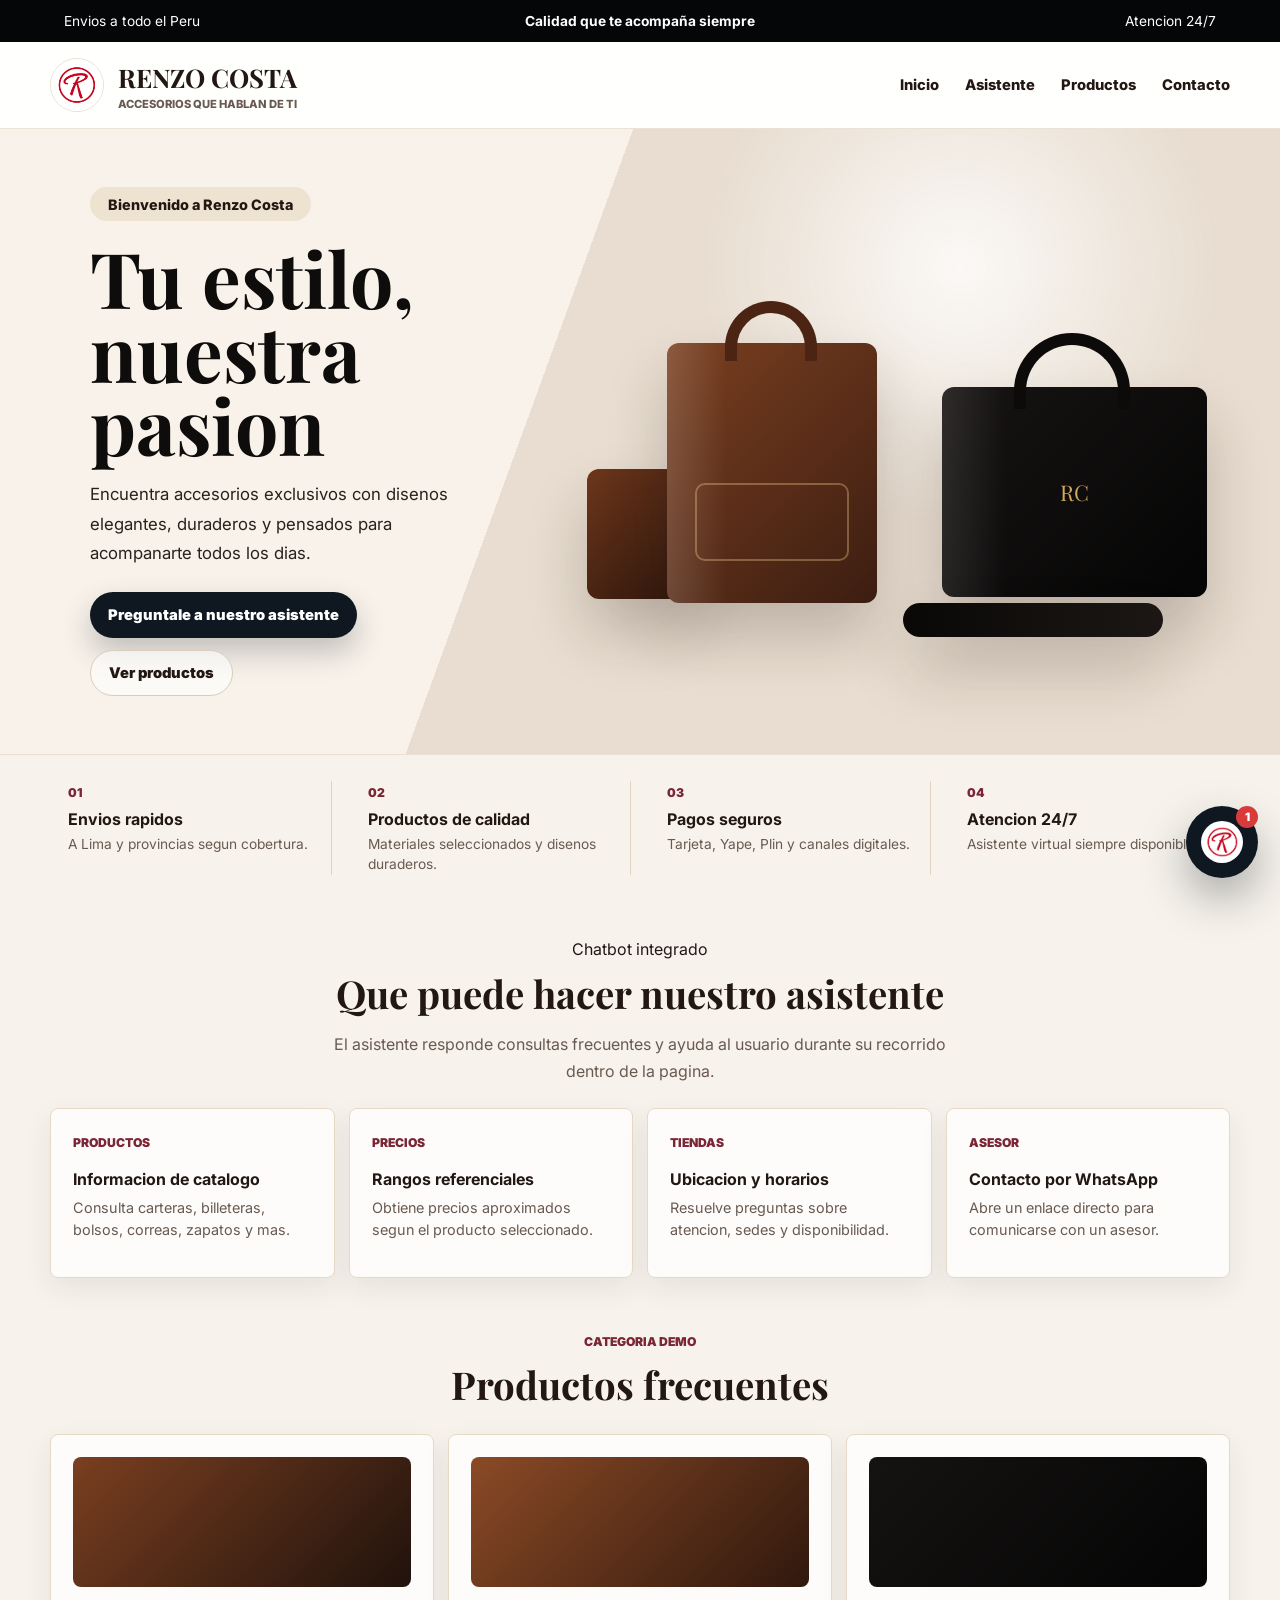
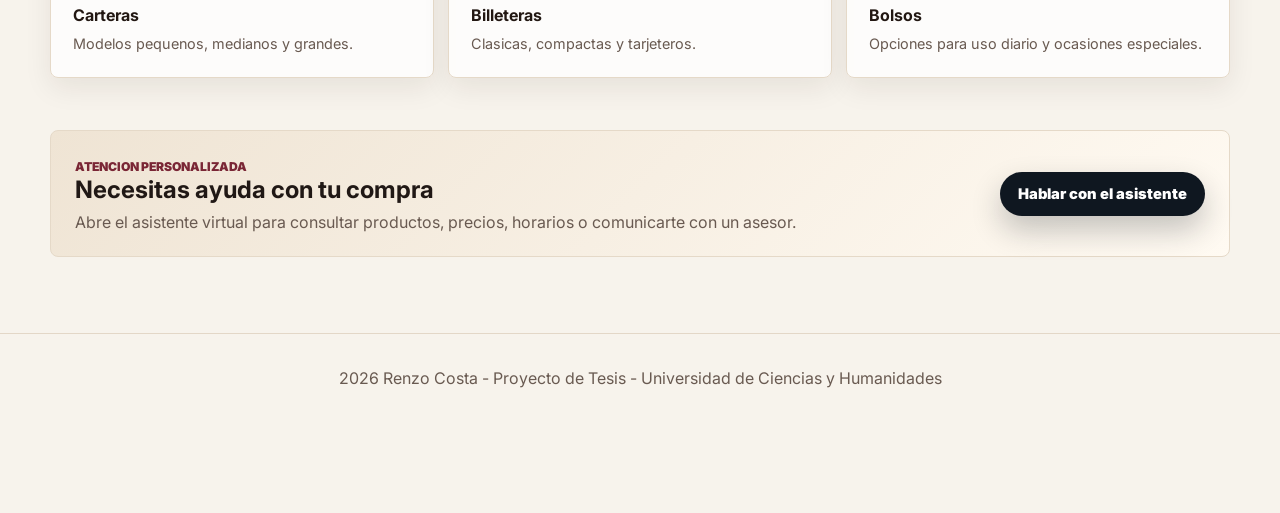
<file: Frontend/index.html>
<!DOCTYPE html>
<html lang="es">
<head>
  <meta charset="UTF-8">
  <meta name="viewport" content="width=device-width, initial-scale=1.0">
  <title>Renzo Costa - Asistente Virtual</title>
  <meta name="description" content="Demostracion del chatbot de atencion al cliente para Renzo Costa.">
  <link rel="icon" type="image/jpeg" href="logo1.jpg">
  <link rel="stylesheet" href="styles.css?v=3">
</head>
<body class="store-page">
  <div class="top-strip">
    <span>Envios a todo el Peru</span>
    <strong>Calidad que te acompaña siempre</strong>
    <span>Atencion 24/7</span>
  </div>

  <header class="store-header">
    <div class="store-header-inner">
      <a class="store-brand" href="#inicio" aria-label="Ir al inicio">
        <img src="logo1.jpg" alt="Logo Renzo Costa">
        <div>
          <strong>RENZO COSTA</strong>
          <span>Accesorios que hablan de ti</span>
        </div>
      </a>

      <nav class="store-nav" aria-label="Navegacion principal">
        <a href="#inicio">Inicio</a>
        <a href="#asistente">Asistente</a>
        <a href="#productos">Productos</a>
        <a href="#contacto">Contacto</a>
      </nav>
    </div>
  </header>

  <main>
    <section class="store-hero" id="inicio">
      <div class="store-hero-content">
        <span class="hero-pill">Bienvenido a Renzo Costa</span>
        <h1>Tu estilo, nuestra pasion</h1>
        <p>
          Encuentra accesorios exclusivos con disenos elegantes, duraderos y
          pensados para acompanarte todos los dias.
        </p>
        <div class="hero-actions">
          <button class="primary-action" type="button" data-open-chat onclick="abrirChat()">
            Preguntale a nuestro asistente
          </button>
          <a class="secondary-action" href="#productos">Ver productos</a>
        </div>
      </div>

      <div class="product-showcase" aria-label="Productos destacados">
        <div class="showcase-item wallet"></div>
        <div class="showcase-item backpack"></div>
        <div class="showcase-item bag"></div>
        <div class="showcase-item belt"></div>
      </div>
    </section>

    <section class="benefits-bar" aria-label="Beneficios">
      <article>
        <span>01</span>
        <strong>Envios rapidos</strong>
        <p>A Lima y provincias segun cobertura.</p>
      </article>
      <article>
        <span>02</span>
        <strong>Productos de calidad</strong>
        <p>Materiales seleccionados y disenos duraderos.</p>
      </article>
      <article>
        <span>03</span>
        <strong>Pagos seguros</strong>
        <p>Tarjeta, Yape, Plin y canales digitales.</p>
      </article>
      <article>
        <span>04</span>
        <strong>Atencion 24/7</strong>
        <p>Asistente virtual siempre disponible.</p>
      </article>
    </section>

    <section class="assistant-section" id="asistente">
      <div class="section-heading">
        <span>Chatbot integrado</span>
        <h2>Que puede hacer nuestro asistente</h2>
        <p>
          El asistente responde consultas frecuentes y ayuda al usuario durante
          su recorrido dentro de la pagina.
        </p>
      </div>

      <div class="assistant-capabilities">
        <article>
          <span>Productos</span>
          <strong>Informacion de catalogo</strong>
          <p>Consulta carteras, billeteras, bolsos, correas, zapatos y mas.</p>
        </article>
        <article>
          <span>Precios</span>
          <strong>Rangos referenciales</strong>
          <p>Obtiene precios aproximados segun el producto seleccionado.</p>
        </article>
        <article>
          <span>Tiendas</span>
          <strong>Ubicacion y horarios</strong>
          <p>Resuelve preguntas sobre atencion, sedes y disponibilidad.</p>
        </article>
        <article>
          <span>Asesor</span>
          <strong>Contacto por WhatsApp</strong>
          <p>Abre un enlace directo para comunicarse con un asesor.</p>
        </article>
      </div>
    </section>

    <section class="product-section" id="productos">
      <div class="section-heading">
        <span>Categoria demo</span>
        <h2>Productos frecuentes</h2>
      </div>

      <div class="product-grid">
        <article>
          <div class="product-thumb cartera"></div>
          <strong>Carteras</strong>
          <p>Modelos pequenos, medianos y grandes.</p>
        </article>
        <article>
          <div class="product-thumb billetera"></div>
          <strong>Billeteras</strong>
          <p>Clasicas, compactas y tarjeteros.</p>
        </article>
        <article>
          <div class="product-thumb bolso"></div>
          <strong>Bolsos</strong>
          <p>Opciones para uso diario y ocasiones especiales.</p>
        </article>
      </div>
    </section>

    <section class="contact-callout" id="contacto">
      <div>
        <span>Atencion personalizada</span>
        <h2>Necesitas ayuda con tu compra</h2>
        <p>Abre el asistente virtual para consultar productos, precios, horarios o comunicarte con un asesor.</p>
      </div>
      <button class="primary-action" type="button" data-open-chat onclick="abrirChat()">Hablar con el asistente</button>
    </section>
  </main>

  <footer class="store-footer">
    <p>2026 Renzo Costa - Proyecto de Tesis - Universidad de Ciencias y Humanidades</p>
  </footer>

  <aside class="chat-widget" id="chatWidget" aria-label="Chat de atencion al cliente">
    <section class="chat-panel" id="chatPanel">
      <div class="chat-header">
        <div class="chat-avatar">
          <img src="logo1.jpg" alt="Logo Renzo Costa">
        </div>
        <div class="chat-header-info">
          <strong>Asistente Virtual</strong>
          <span>Renzo Costa</span>
        </div>
        <button class="chat-window-btn" type="button" id="btnMinimizarChat" aria-label="Minimizar chat">-</button>
        <button class="chat-window-btn" type="button" id="btnCerrarChat" aria-label="Cerrar chat">x</button>
      </div>

      <div class="chat-mensajes" id="chatMensajes" role="log" aria-live="polite"></div>

      <div class="quick-replies" aria-label="Consultas rapidas">
        <button type="button" data-chip="Que productos tienen?">Productos</button>
        <button type="button" data-chip="Cuales son los precios?">Precios</button>
        <button type="button" data-chip="Donde estan ubicados?">Ubicacion</button>
        <button type="button" data-chip="Cual es el horario de atencion?">Horarios</button>
        <button type="button" data-chip="Necesito comunicarme con un asesor">Asesor</button>
      </div>

      <div class="indicador-escribiendo" id="indicadorEscribiendo" aria-label="El bot esta escribiendo">
        <div class="mensaje-avatar">
          <img src="logo1.jpg" alt="">
        </div>
        <div class="puntos-escribiendo">
          <span></span>
          <span></span>
          <span></span>
        </div>
      </div>

      <div class="chat-input-area">
        <input
          type="text"
          id="inputMensaje"
          placeholder="Escribe tu consulta aqui..."
          maxlength="500"
          autocomplete="off"
          aria-label="Escribe un mensaje"
        />
        <button id="btnEnviar" title="Enviar mensaje" aria-label="Enviar mensaje">
          <svg viewBox="0 0 24 24" xmlns="http://www.w3.org/2000/svg" aria-hidden="true">
            <path d="M2.01 21L23 12 2.01 3 2 10l15 2-15 2z"/>
          </svg>
        </button>
      </div>
    </section>

    <button class="chat-launcher" id="btnAbrirChat" type="button" aria-label="Abrir asistente virtual" data-open-chat onclick="abrirChat()">
      <img src="logo1.jpg" alt="">
      <span class="launcher-dot">1</span>
    </button>
  </aside>

  <script src="script.js?v=3"></script>
</body>
</html>
</file>
<file: Frontend/styles.css>
@import url('https://fonts.googleapis.com/css2?family=Inter:wght@400;500;600;700&family=Playfair+Display:wght@600;700&display=swap');

:root {
  --color-fondo: #f6f2ea;
  --color-superficie: #fffaf2;
  --color-panel: #ffffff;
  --color-acento: #221712;
  --color-acento-hover: #3a261d;
  --color-vino: #7a2635;
  --color-oliva: #587057;
  --color-dorado: #b88a2c;
  --color-borde: #e4d8c7;
  --color-texto: #201815;
  --color-texto-suave: #695a51;
  --color-muted: #9a8d83;
  --sombra-suave: 0 10px 28px rgba(34, 23, 18, 0.08);
  --sombra-media: 0 18px 55px rgba(34, 23, 18, 0.16);
  --fuente-display: 'Playfair Display', Georgia, serif;
  --fuente-texto: 'Inter', system-ui, sans-serif;
  --radio: 8px;
}

*,
*::before,
*::after {
  box-sizing: border-box;
  margin: 0;
  padding: 0;
}

body {
  min-height: 100vh;
  background:
    linear-gradient(135deg, rgba(122, 38, 53, 0.08), transparent 32%),
    linear-gradient(315deg, rgba(88, 112, 87, 0.10), transparent 36%),
    var(--color-fondo);
  color: var(--color-texto);
  font-family: var(--fuente-texto);
}

button,
input {
  font: inherit;
}

.header {
  position: sticky;
  top: 0;
  z-index: 10;
  background: rgba(34, 23, 18, 0.96);
  color: white;
  box-shadow: 0 1px 0 rgba(255, 255, 255, 0.08);
  backdrop-filter: blur(14px);
}

.header-inner {
  width: min(1160px, calc(100% - 32px));
  margin: 0 auto;
  padding: 14px 0;
  display: flex;
  align-items: center;
  justify-content: space-between;
  gap: 18px;
}

.header-logo {
  display: flex;
  align-items: center;
  gap: 12px;
  min-width: 0;
}

.header-logo-icon {
  width: 48px;
  height: 48px;
  display: grid;
  place-items: center;
  background: #fff;
  border-radius: 50%;
  overflow: hidden;
}

.header-logo-icon img {
  width: 100%;
  height: 100%;
  object-fit: contain;
}

.header-brand h1 {
  font-family: var(--fuente-display);
  font-size: clamp(1.25rem, 2vw, 1.7rem);
  line-height: 1;
  color: #fff8ea;
}

.header-brand p {
  margin-top: 4px;
  color: #d9bc78;
  font-size: 0.72rem;
  font-weight: 600;
  text-transform: uppercase;
}

.header-badge {
  border: 1px solid rgba(217, 188, 120, 0.4);
  border-radius: 999px;
  padding: 7px 12px;
  color: #f1d894;
  font-size: 0.76rem;
  font-weight: 700;
  white-space: nowrap;
}

.hero {
  width: min(1160px, calc(100% - 32px));
  margin: 34px auto 0;
  display: grid;
  grid-template-columns: minmax(0, 1fr) minmax(360px, 430px);
  gap: 34px;
  align-items: start;
}

.info-panel {
  padding: 18px 0 0;
}

.info-eyebrow {
  display: inline-flex;
  align-items: center;
  gap: 10px;
  color: var(--color-vino);
  font-size: 0.74rem;
  font-weight: 800;
  text-transform: uppercase;
}

.info-eyebrow::before {
  content: "";
  width: 28px;
  height: 2px;
  background: var(--color-vino);
}

.info-titulo {
  margin-top: 14px;
  max-width: 620px;
  color: var(--color-acento);
  font-family: var(--fuente-display);
  font-size: clamp(2.1rem, 4.6vw, 4.25rem);
  line-height: 1.03;
}

.info-titulo span {
  color: var(--color-vino);
}

.info-descripcion {
  max-width: 590px;
  margin-top: 18px;
  color: var(--color-texto-suave);
  font-size: 1rem;
  line-height: 1.75;
}

.features-grid {
  margin-top: 28px;
  display: grid;
  grid-template-columns: repeat(2, minmax(0, 1fr));
  gap: 12px;
}

.feature-card {
  min-height: 88px;
  padding: 15px;
  display: flex;
  gap: 12px;
  align-items: flex-start;
  background: rgba(255, 255, 255, 0.74);
  border: 1px solid var(--color-borde);
  border-radius: var(--radio);
  box-shadow: var(--sombra-suave);
}

.feature-icon {
  width: 34px;
  height: 34px;
  display: grid;
  place-items: center;
  border-radius: 50%;
  background: #f4ead8;
  color: var(--color-vino);
  font-size: 1rem;
  flex: none;
}

.feature-text strong {
  display: block;
  color: var(--color-acento);
  font-size: 0.86rem;
}

.feature-text span {
  display: block;
  margin-top: 4px;
  color: var(--color-texto-suave);
  font-size: 0.78rem;
  line-height: 1.45;
}

.topicos-label {
  margin-top: 30px;
  color: var(--color-texto-suave);
  font-size: 0.76rem;
  font-weight: 800;
  text-transform: uppercase;
}

.topicos-chips {
  margin-top: 10px;
  display: flex;
  flex-wrap: wrap;
  gap: 9px;
}

.chip {
  min-height: 34px;
  padding: 7px 12px;
  border: 1px solid var(--color-borde);
  border-radius: 999px;
  background: #fff;
  color: var(--color-acento);
  cursor: pointer;
  font-size: 0.82rem;
  font-weight: 700;
  transition: transform 0.16s ease, border-color 0.16s ease, background 0.16s ease, color 0.16s ease;
}

.chip:hover {
  border-color: var(--color-vino);
  background: var(--color-vino);
  color: #fff;
  transform: translateY(-1px);
}

.chat-panel {
  position: sticky;
  top: 88px;
  height: min(640px, calc(100vh - 118px));
  min-height: 520px;
  display: flex;
  flex-direction: column;
  overflow: hidden;
  background: var(--color-superficie);
  border: 1px solid var(--color-borde);
  border-radius: var(--radio);
  box-shadow: var(--sombra-media);
}

.chat-header {
  padding: 16px;
  display: flex;
  align-items: center;
  gap: 12px;
  background: linear-gradient(135deg, var(--color-acento), #3a201b);
  color: white;
}

.chat-avatar,
.mensaje-avatar {
  display: grid;
  place-items: center;
  flex: none;
  background: #fff;
  border: 1px solid rgba(217, 188, 120, 0.55);
  overflow: hidden;
}

.chat-avatar {
  width: 42px;
  height: 42px;
  border-radius: 50%;
}

.chat-avatar img,
.mensaje-avatar img {
  width: 100%;
  height: 100%;
  object-fit: cover;
}

.chat-header-info {
  flex: 1;
  min-width: 0;
}

.chat-header-info strong {
  display: block;
  font-size: 0.95rem;
}

.chat-header-info span {
  display: block;
  margin-top: 3px;
  color: #e8d1a2;
  font-size: 0.76rem;
}

.online-dot {
  width: 10px;
  height: 10px;
  border-radius: 50%;
  background: #5ee0a1;
  box-shadow: 0 0 0 5px rgba(94, 224, 161, 0.16);
}

.chat-mensajes {
  flex: 1;
  padding: 18px 16px;
  display: flex;
  flex-direction: column;
  gap: 14px;
  overflow-y: auto;
  scroll-behavior: smooth;
}

.chat-mensajes::-webkit-scrollbar {
  width: 6px;
}

.chat-mensajes::-webkit-scrollbar-thumb {
  background: #d4c3af;
  border-radius: 999px;
}

.mensaje {
  display: flex;
  align-items: flex-end;
  gap: 8px;
  animation: aparecer 0.24s ease-out;
}

.mensaje.usuario {
  justify-content: flex-start;
  flex-direction: row-reverse;
}

.mensaje-contenido {
  max-width: min(82%, 340px);
}

.mensaje-avatar {
  width: 30px;
  height: 30px;
  border-radius: 50%;
}

.burbuja {
  padding: 11px 14px;
  border-radius: 16px;
  font-size: 0.9rem;
  line-height: 1.55;
  white-space: pre-line;
  overflow-wrap: anywhere;
}

.mensaje.usuario .burbuja {
  background: var(--color-vino);
  color: white;
  border-bottom-right-radius: 5px;
}

.mensaje.bot .burbuja {
  background: white;
  color: var(--color-texto);
  border: 1px solid var(--color-borde);
  border-bottom-left-radius: 5px;
}

.mensaje-tiempo {
  margin-top: 4px;
  color: var(--color-muted);
  font-size: 0.68rem;
  text-align: right;
}

.mensaje.bot .mensaje-tiempo {
  text-align: left;
}

.mensaje-accion {
  width: fit-content;
  min-height: 38px;
  margin-top: 8px;
  padding: 8px 12px;
  display: inline-flex;
  align-items: center;
  gap: 8px;
  border-radius: var(--radio);
  color: white;
  font-size: 0.82rem;
  font-weight: 800;
  text-decoration: none;
  transition: transform 0.16s ease, filter 0.16s ease;
}

.mensaje-accion.whatsapp {
  background: #218b56;
  box-shadow: 0 6px 16px rgba(33, 139, 86, 0.2);
}

.mensaje-accion:hover {
  filter: brightness(0.94);
  transform: translateY(-1px);
}

.mensaje-accion svg {
  width: 18px;
  height: 18px;
  flex: none;
  fill: currentColor;
}

.indicador-escribiendo {
  display: none;
  align-items: flex-end;
  gap: 8px;
  padding: 0 16px 10px;
}

.indicador-escribiendo.activo {
  display: flex;
}

.puntos-escribiendo {
  display: flex;
  align-items: center;
  gap: 5px;
  padding: 12px 15px;
  background: white;
  border: 1px solid var(--color-borde);
  border-radius: 16px 16px 16px 5px;
}

.puntos-escribiendo span {
  width: 6px;
  height: 6px;
  background: var(--color-dorado);
  border-radius: 50%;
  animation: rebotar 1s infinite;
}

.puntos-escribiendo span:nth-child(2) {
  animation-delay: 0.15s;
}

.puntos-escribiendo span:nth-child(3) {
  animation-delay: 0.3s;
}

.chat-input-area {
  padding: 14px;
  display: flex;
  align-items: center;
  gap: 10px;
  background: white;
  border-top: 1px solid var(--color-borde);
}

#inputMensaje {
  flex: 1;
  min-width: 0;
  height: 44px;
  padding: 0 14px;
  border: 1px solid var(--color-borde);
  border-radius: var(--radio);
  background: #fbf7ef;
  color: var(--color-texto);
  outline: none;
  transition: border-color 0.16s ease, box-shadow 0.16s ease, background 0.16s ease;
}

#inputMensaje:focus {
  border-color: var(--color-vino);
  background: #fff;
  box-shadow: 0 0 0 4px rgba(122, 38, 53, 0.11);
}

#inputMensaje:disabled {
  color: var(--color-muted);
  background: #efe8dc;
}

#btnEnviar {
  width: 44px;
  height: 44px;
  display: grid;
  place-items: center;
  flex: none;
  border: 0;
  border-radius: var(--radio);
  background: var(--color-acento);
  color: white;
  cursor: pointer;
  transition: transform 0.16s ease, background 0.16s ease, opacity 0.16s ease;
}

#btnEnviar:hover:not(:disabled) {
  background: var(--color-vino);
  transform: translateY(-1px);
}

#btnEnviar:disabled {
  cursor: wait;
  opacity: 0.55;
}

#btnEnviar svg {
  width: 18px;
  height: 18px;
  fill: currentColor;
}

.footer {
  width: min(1160px, calc(100% - 32px));
  margin: 36px auto 0;
  padding: 22px 0 36px;
  border-top: 1px solid var(--color-borde);
}

.footer-copy {
  color: var(--color-texto-suave);
  font-size: 0.82rem;
}

.dashboard-page {
  background:
    linear-gradient(135deg, rgba(122, 38, 53, 0.08), transparent 30%),
    linear-gradient(315deg, rgba(34, 23, 18, 0.08), transparent 34%),
    #f7f1e8;
}

.dashboard-link {
  min-height: 36px;
  display: inline-flex;
  align-items: center;
  justify-content: center;
  padding: 0 14px;
  border: 1px solid rgba(217, 188, 120, 0.42);
  border-radius: 999px;
  color: #f1d894;
  font-size: 0.8rem;
  font-weight: 800;
  text-decoration: none;
  transition: background 0.16s ease, color 0.16s ease;
}

.dashboard-link:hover {
  background: #f1d894;
  color: var(--color-acento);
}

.dashboard {
  width: min(1160px, calc(100% - 32px));
  margin: 32px auto 48px;
}

.dashboard-hero {
  display: flex;
  align-items: flex-end;
  justify-content: space-between;
  gap: 22px;
  padding: 28px;
  border: 1px solid var(--color-borde);
  border-radius: var(--radio);
  background: rgba(255, 250, 242, 0.84);
  box-shadow: var(--sombra-suave);
}

.dashboard-hero h2 {
  max-width: 720px;
  margin-top: 12px;
  color: var(--color-acento);
  font-family: var(--fuente-display);
  font-size: clamp(2rem, 4vw, 3.4rem);
  line-height: 1.03;
}

.dashboard-hero p {
  max-width: 680px;
  margin-top: 14px;
  color: var(--color-texto-suave);
  font-size: 0.98rem;
  line-height: 1.7;
}

.dashboard-status {
  min-height: 34px;
  display: inline-flex;
  align-items: center;
  justify-content: center;
  flex: none;
  padding: 0 13px;
  border-radius: 999px;
  background: #f4ead8;
  color: var(--color-vino);
  font-size: 0.78rem;
  font-weight: 800;
}

.dashboard-summary {
  margin-top: 18px;
  display: grid;
  grid-template-columns: 1.2fr 1fr 1fr;
  gap: 14px;
}

.metric-card {
  min-height: 150px;
  padding: 20px;
  display: flex;
  flex-direction: column;
  justify-content: space-between;
  border: 1px solid var(--color-borde);
  border-radius: var(--radio);
  background: #fff;
  box-shadow: var(--sombra-suave);
}

.metric-card.featured {
  background: linear-gradient(135deg, var(--color-acento), var(--color-vino));
  color: #fff8ea;
}

.metric-card span {
  color: var(--color-texto-suave);
  font-size: 0.78rem;
  font-weight: 800;
  text-transform: uppercase;
}

.metric-card.featured span,
.metric-card.featured small {
  color: #efd9a8;
}

.metric-card strong {
  margin-top: 18px;
  color: var(--color-acento);
  font-family: var(--fuente-display);
  font-size: clamp(2rem, 4vw, 3.2rem);
  line-height: 1;
}

.metric-card.featured strong {
  color: #fff;
}

.metric-card small {
  margin-top: 14px;
  color: var(--color-texto-suave);
  font-size: 0.86rem;
  line-height: 1.45;
}

.metric-card.skeleton {
  background:
    linear-gradient(90deg, rgba(255, 255, 255, 0.3), rgba(228, 216, 199, 0.45), rgba(255, 255, 255, 0.3)),
    #fff;
  background-size: 220% 100%;
  animation: shimmer 1.4s infinite;
}

.dashboard-layout {
  margin-top: 18px;
  display: grid;
  grid-template-columns: minmax(0, 1.05fr) minmax(360px, 0.95fr);
  gap: 18px;
  align-items: start;
}

.dashboard-panel {
  padding: 20px;
  border: 1px solid var(--color-borde);
  border-radius: var(--radio);
  background: rgba(255, 255, 255, 0.82);
  box-shadow: var(--sombra-suave);
}

.panel-header {
  display: flex;
  align-items: center;
  justify-content: space-between;
  gap: 14px;
  margin-bottom: 18px;
}

.panel-header span {
  color: var(--color-vino);
  font-size: 0.74rem;
  font-weight: 800;
  text-transform: uppercase;
}

.panel-header h3 {
  margin-top: 4px;
  color: var(--color-acento);
  font-size: 1.05rem;
}

.ranking-list {
  display: grid;
  gap: 15px;
}

.ranking-item {
  display: grid;
  gap: 8px;
}

.ranking-topline {
  display: flex;
  justify-content: space-between;
  gap: 12px;
  color: var(--color-texto);
  font-size: 0.88rem;
  font-weight: 700;
}

.ranking-topline strong {
  color: var(--color-vino);
}

.ranking-bar {
  height: 10px;
  overflow: hidden;
  border-radius: 999px;
  background: #efe5d7;
}

.ranking-bar span {
  display: block;
  height: 100%;
  border-radius: inherit;
  background: linear-gradient(90deg, var(--color-vino), var(--color-dorado));
}

.dashboard-grid {
  display: grid;
  grid-template-columns: repeat(2, minmax(0, 1fr));
  gap: 10px;
}

.mini-metric {
  min-height: 76px;
  padding: 13px;
  display: flex;
  flex-direction: column;
  justify-content: space-between;
  border: 1px solid #eadfce;
  border-radius: var(--radio);
  background: #fffaf2;
}

.mini-metric span {
  color: var(--color-texto-suave);
  font-size: 0.78rem;
  font-weight: 700;
  line-height: 1.3;
}

.mini-metric strong {
  color: var(--color-acento);
  font-size: 1.35rem;
}

.store-page {
  background: #f7f3ec;
}

.top-strip {
  min-height: 42px;
  padding: 0 5vw;
  display: grid;
  grid-template-columns: 1fr auto 1fr;
  align-items: center;
  gap: 16px;
  background: #050607;
  color: #fff;
  font-size: 0.86rem;
}

.top-strip strong {
  text-align: center;
}

.top-strip span:last-child {
  text-align: right;
}

.store-header {
  position: sticky;
  top: 0;
  z-index: 20;
  background: rgba(255, 255, 255, 0.94);
  border-bottom: 1px solid #ebe2d5;
  backdrop-filter: blur(18px);
}

.store-header-inner {
  width: min(1180px, calc(100% - 32px));
  min-height: 86px;
  margin: 0 auto;
  display: flex;
  align-items: center;
  justify-content: space-between;
  gap: 28px;
}

.store-brand {
  display: flex;
  align-items: center;
  gap: 14px;
  color: var(--color-acento);
  text-decoration: none;
}

.store-brand img {
  width: 54px;
  height: 54px;
  border-radius: 50%;
  object-fit: cover;
  border: 1px solid #eadfce;
}

.store-brand strong {
  display: block;
  font-family: var(--fuente-display);
  font-size: clamp(1.35rem, 2vw, 1.9rem);
  letter-spacing: 0;
}

.store-brand span {
  display: block;
  margin-top: 3px;
  color: var(--color-texto-suave);
  font-size: 0.7rem;
  font-weight: 800;
  text-transform: uppercase;
}

.store-nav {
  display: flex;
  align-items: center;
  gap: 26px;
}

.store-nav a {
  color: var(--color-acento);
  font-size: 0.92rem;
  font-weight: 800;
  text-decoration: none;
}

.store-nav a:hover {
  color: var(--color-vino);
}

.store-hero {
  min-height: 430px;
  display: grid;
  grid-template-columns: minmax(320px, 0.86fr) minmax(360px, 1.14fr);
  align-items: center;
  overflow: hidden;
  background:
    radial-gradient(circle at 75% 22%, rgba(255, 255, 255, 0.82), transparent 24%),
    linear-gradient(110deg, #f8f2ea 0%, #f8f2ea 42%, #e8ddd0 42%, #e8ddd0 100%);
  border-bottom: 1px solid #e9dfd2;
}

.store-hero-content {
  padding: 58px max(32px, 7vw);
}

.hero-pill {
  width: fit-content;
  display: inline-flex;
  align-items: center;
  min-height: 34px;
  padding: 0 18px;
  border-radius: 999px;
  background: #eee2d1;
  color: var(--color-acento);
  font-size: 0.9rem;
  font-weight: 800;
}

.store-hero h1 {
  max-width: 500px;
  margin-top: 20px;
  color: #0e0d0c;
  font-family: var(--fuente-display);
  font-size: clamp(3rem, 6vw, 5.25rem);
  line-height: 0.96;
}

.store-hero p {
  max-width: 490px;
  margin-top: 18px;
  color: #28211e;
  font-size: 1.05rem;
  line-height: 1.75;
}

.hero-actions {
  margin-top: 24px;
  display: flex;
  align-items: center;
  gap: 12px;
  flex-wrap: wrap;
}

.primary-action,
.secondary-action {
  min-height: 46px;
  padding: 0 18px;
  display: inline-flex;
  align-items: center;
  justify-content: center;
  border-radius: 999px;
  font-size: 0.92rem;
  font-weight: 900;
  text-decoration: none;
}

.primary-action {
  border: 0;
  background: #0f1720;
  color: #fff;
  cursor: pointer;
  box-shadow: 0 14px 30px rgba(15, 23, 32, 0.24);
}

.secondary-action {
  color: var(--color-acento);
  border: 1px solid #d9ccbb;
  background: rgba(255, 255, 255, 0.64);
}

.product-showcase {
  position: relative;
  min-height: 430px;
}

.showcase-item {
  position: absolute;
  border-radius: 12px;
  box-shadow: 0 34px 60px rgba(42, 27, 18, 0.22);
}

.showcase-item.backpack {
  width: 210px;
  height: 260px;
  left: 16%;
  bottom: 54px;
  background:
    linear-gradient(90deg, rgba(255, 255, 255, 0.14), transparent 28%),
    linear-gradient(135deg, #7a3f20, #3c1d11);
}

.showcase-item.backpack::before {
  content: "";
  position: absolute;
  width: 92px;
  height: 60px;
  left: 58px;
  top: -42px;
  border: 12px solid #4b2414;
  border-bottom: 0;
  border-radius: 60px 60px 0 0;
}

.showcase-item.backpack::after {
  content: "";
  position: absolute;
  left: 28px;
  right: 28px;
  bottom: 42px;
  height: 78px;
  border: 2px solid rgba(255, 214, 150, 0.32);
  border-radius: 10px;
}

.showcase-item.bag {
  width: 265px;
  height: 210px;
  right: 10%;
  bottom: 60px;
  background:
    linear-gradient(90deg, rgba(255, 255, 255, 0.10), transparent 24%),
    linear-gradient(135deg, #171413, #050505);
}

.showcase-item.bag::before {
  content: "";
  position: absolute;
  width: 116px;
  height: 76px;
  left: 72px;
  top: -54px;
  border: 12px solid #0c0b0a;
  border-bottom: 0;
  border-radius: 70px 70px 0 0;
}

.showcase-item.bag::after {
  content: "RC";
  position: absolute;
  inset: 0;
  display: grid;
  place-items: center;
  color: #d0a95c;
  font-family: var(--fuente-display);
  font-size: 1.35rem;
}

.showcase-item.wallet {
  width: 105px;
  height: 130px;
  left: 5%;
  bottom: 58px;
  background: linear-gradient(135deg, #6d361b, #2c150c);
}

.showcase-item.belt {
  width: 260px;
  height: 34px;
  right: 16%;
  bottom: 20px;
  border-radius: 999px;
  background: linear-gradient(90deg, #090807, #1c1714);
}

.benefits-bar {
  width: min(1180px, calc(100% - 32px));
  margin: 0 auto;
  padding: 26px 0;
  display: grid;
  grid-template-columns: repeat(4, minmax(0, 1fr));
  gap: 18px;
}

.benefits-bar article {
  padding: 0 18px;
  border-right: 1px solid #e0d4c3;
}

.benefits-bar article:last-child {
  border-right: 0;
}

.benefits-bar span,
.assistant-capabilities span,
.product-section span,
.contact-callout span {
  color: var(--color-vino);
  font-size: 0.76rem;
  font-weight: 900;
  text-transform: uppercase;
}

.benefits-bar strong {
  display: block;
  margin-top: 8px;
  color: var(--color-acento);
}

.benefits-bar p {
  margin-top: 6px;
  color: var(--color-texto-suave);
  font-size: 0.86rem;
  line-height: 1.45;
}

.assistant-section,
.product-section,
.contact-callout {
  width: min(1180px, calc(100% - 32px));
  margin: 0 auto;
}

.assistant-section {
  padding: 38px 0 18px;
}

.section-heading {
  text-align: center;
}

.section-heading h2,
.dashboard-callout h2 {
  margin-top: 8px;
  color: var(--color-acento);
  font-family: var(--fuente-display);
  font-size: clamp(2rem, 3vw, 2.8rem);
}

.section-heading p {
  max-width: 650px;
  margin: 12px auto 0;
  color: var(--color-texto-suave);
  line-height: 1.65;
}

.assistant-capabilities,
.product-grid {
  margin-top: 24px;
  display: grid;
  grid-template-columns: repeat(4, minmax(0, 1fr));
  gap: 14px;
}

.assistant-capabilities article,
.product-grid article {
  min-height: 170px;
  padding: 22px;
  border: 1px solid #e5d9c8;
  border-radius: var(--radio);
  background: rgba(255, 255, 255, 0.78);
  box-shadow: var(--sombra-suave);
}

.assistant-capabilities strong,
.product-grid strong {
  display: block;
  margin-top: 18px;
  color: var(--color-acento);
}

.assistant-capabilities p,
.product-grid p {
  margin-top: 8px;
  color: var(--color-texto-suave);
  font-size: 0.9rem;
  line-height: 1.55;
}

.product-section {
  padding: 34px 0 18px;
}

.product-grid {
  grid-template-columns: repeat(3, minmax(0, 1fr));
}

.product-thumb {
  height: 130px;
  border-radius: var(--radio);
  background: linear-gradient(135deg, #7a3f20, #20120c);
}

.product-thumb.billetera {
  background: linear-gradient(135deg, #8b4a26, #30180d);
}

.product-thumb.bolso {
  background: linear-gradient(135deg, #151312, #050505);
}

.dashboard-callout {
  margin-top: 34px;
  margin-bottom: 48px;
  padding: 24px;
  display: flex;
  align-items: center;
  justify-content: space-between;
  gap: 20px;
  border-radius: var(--radio);
  background: linear-gradient(135deg, #efe4d4, #fffaf2);
  border: 1px solid #e5d9c8;
}

.contact-callout p {
  margin-top: 8px;
  color: var(--color-texto-suave);
}

.contact-callout {
  margin-top: 34px;
  margin-bottom: 76px;
  padding: 24px;
  display: flex;
  align-items: center;
  justify-content: space-between;
  gap: 20px;
  border-radius: var(--radio);
  background: linear-gradient(135deg, #efe4d4, #fffaf2);
  border: 1px solid #e5d9c8;
}

.contact-callout a,
.contact-callout button {
  min-height: 44px;
  padding: 0 18px;
  display: inline-flex;
  align-items: center;
  justify-content: center;
  flex: none;
  border-radius: 999px;
  border: 0;
  background: #0f1720;
  color: #fff;
  cursor: pointer;
  font-weight: 900;
  text-decoration: none;
}

.store-footer {
  padding: 34px 16px 125px;
  text-align: center;
  color: var(--color-texto-suave);
  border-top: 1px solid #e3d7c7;
}

.chat-widget {
  position: fixed;
  right: 22px;
  bottom: 22px;
  z-index: 50;
}

.chat-widget .chat-panel {
  position: absolute;
  right: 0;
  bottom: 84px;
  top: auto;
  width: min(390px, calc(100vw - 32px));
  height: 620px;
  min-height: 0;
  max-height: calc(100vh - 120px);
  border-radius: 18px;
  opacity: 0;
  transform: translateY(16px) scale(0.98);
  pointer-events: none;
  transition: opacity 0.18s ease, transform 0.18s ease;
}

.chat-widget.is-open .chat-panel {
  opacity: 1;
  transform: translateY(0) scale(1);
  pointer-events: auto;
}

.chat-widget.is-minimized .chat-panel {
  opacity: 0;
  transform: translateY(16px) scale(0.98);
  pointer-events: none;
}

.chat-window-btn {
  width: 30px;
  height: 30px;
  display: grid;
  place-items: center;
  border: 0;
  border-radius: 50%;
  background: rgba(255, 255, 255, 0.09);
  color: white;
  cursor: pointer;
  font-size: 1rem;
}

.chat-window-btn:hover {
  background: rgba(255, 255, 255, 0.18);
}

.quick-replies {
  padding: 12px 14px;
  display: flex;
  flex-wrap: wrap;
  gap: 8px;
  background: #fff;
  border-top: 1px solid var(--color-borde);
}

.quick-replies button {
  min-height: 34px;
  padding: 0 12px;
  border: 1px solid #e2d8ca;
  border-radius: 999px;
  background: #fff;
  color: var(--color-acento);
  cursor: pointer;
  font-size: 0.8rem;
  font-weight: 750;
}

.quick-replies button:hover {
  border-color: var(--color-vino);
  color: var(--color-vino);
}

.chat-launcher {
  position: relative;
  width: 72px;
  height: 72px;
  display: grid;
  place-items: center;
  border: 0;
  border-radius: 50%;
  background: #0f1720;
  cursor: pointer;
  box-shadow: 0 20px 45px rgba(15, 23, 32, 0.34);
}

.chat-launcher img {
  width: 42px;
  height: 42px;
  border-radius: 50%;
  object-fit: cover;
  background: white;
}

.launcher-dot {
  position: absolute;
  right: 0;
  top: 0;
  min-width: 22px;
  height: 22px;
  display: grid;
  place-items: center;
  border-radius: 999px;
  background: #d83b3b;
  color: #fff;
  font-size: 0.72rem;
  font-weight: 900;
}

@keyframes shimmer {
  from {
    background-position: 220% 0;
  }
  to {
    background-position: -220% 0;
  }
}

@keyframes aparecer {
  from {
    opacity: 0;
    transform: translateY(8px);
  }
  to {
    opacity: 1;
    transform: translateY(0);
  }
}

@keyframes rebotar {
  0%,
  70%,
  100% {
    transform: translateY(0);
  }
  35% {
    transform: translateY(-5px);
  }
}

@media (max-width: 900px) {
  .hero {
    grid-template-columns: 1fr;
    margin-top: 22px;
  }

  .chat-panel {
    position: relative;
    top: auto;
    order: -1;
    height: 68vh;
    min-height: 500px;
  }

  .dashboard-hero,
  .dashboard-layout,
  .dashboard-summary {
    grid-template-columns: 1fr;
  }

  .dashboard-hero {
    align-items: flex-start;
    flex-direction: column;
  }

  .top-strip {
    grid-template-columns: 1fr;
    gap: 2px;
    padding: 8px 16px;
    text-align: center;
  }

  .top-strip span:last-child {
    text-align: center;
  }

  .store-header-inner {
    min-height: 74px;
  }

  .store-nav {
    display: none;
  }

  .store-hero {
    grid-template-columns: 1fr;
  }

  .store-hero-content {
    padding: 42px 24px 24px;
  }

  .product-showcase {
    min-height: 310px;
  }

  .showcase-item.backpack {
    left: 18%;
    width: 160px;
    height: 200px;
  }

  .showcase-item.bag {
    right: 8%;
    width: 205px;
    height: 160px;
  }

  .showcase-item.wallet {
    left: 8%;
  }

  .benefits-bar,
  .assistant-capabilities,
  .product-grid {
    grid-template-columns: repeat(2, minmax(0, 1fr));
  }

  .benefits-bar article:nth-child(2) {
    border-right: 0;
  }
}

@media (max-width: 640px) {
  .header-inner,
  .hero,
  .footer {
    width: min(100% - 24px, 1160px);
  }

  .header-badge {
    display: none;
  }

  .header-logo-icon {
    width: 42px;
    height: 42px;
  }

  .chat-panel {
    min-height: 480px;
    height: calc(100vh - 118px);
  }

  .features-grid {
    grid-template-columns: 1fr;
  }

  .mensaje-contenido {
    max-width: 86%;
  }

  .chat-input-area {
    padding: 12px;
  }

  .dashboard {
    width: min(100% - 24px, 1160px);
    margin-top: 22px;
  }

  .dashboard-hero,
  .dashboard-panel,
  .metric-card {
    padding: 16px;
  }

  .dashboard-grid {
    grid-template-columns: 1fr;
  }

  .dashboard-link {
    display: none;
  }

  .store-brand img {
    width: 46px;
    height: 46px;
  }

  .store-brand strong {
    font-size: 1.22rem;
  }

  .store-brand span {
    font-size: 0.62rem;
  }

  .store-hero h1 {
    font-size: clamp(2.65rem, 14vw, 4rem);
  }

  .benefits-bar,
  .assistant-capabilities,
  .product-grid {
    grid-template-columns: 1fr;
  }

  .benefits-bar article {
    border-right: 0;
    border-bottom: 1px solid #e0d4c3;
    padding: 14px 0;
  }

  .benefits-bar article:last-child {
    border-bottom: 0;
  }

  .contact-callout {
    align-items: flex-start;
    flex-direction: column;
  }

  .chat-widget {
    right: 14px;
    bottom: 14px;
  }

  .chat-widget .chat-panel {
    position: fixed;
    inset: auto 10px 92px 10px;
    width: auto;
    height: min(680px, calc(100vh - 112px));
    max-height: none;
    border-radius: 16px;
  }

  .chat-launcher {
    width: 66px;
    height: 66px;
  }
}
</file>
